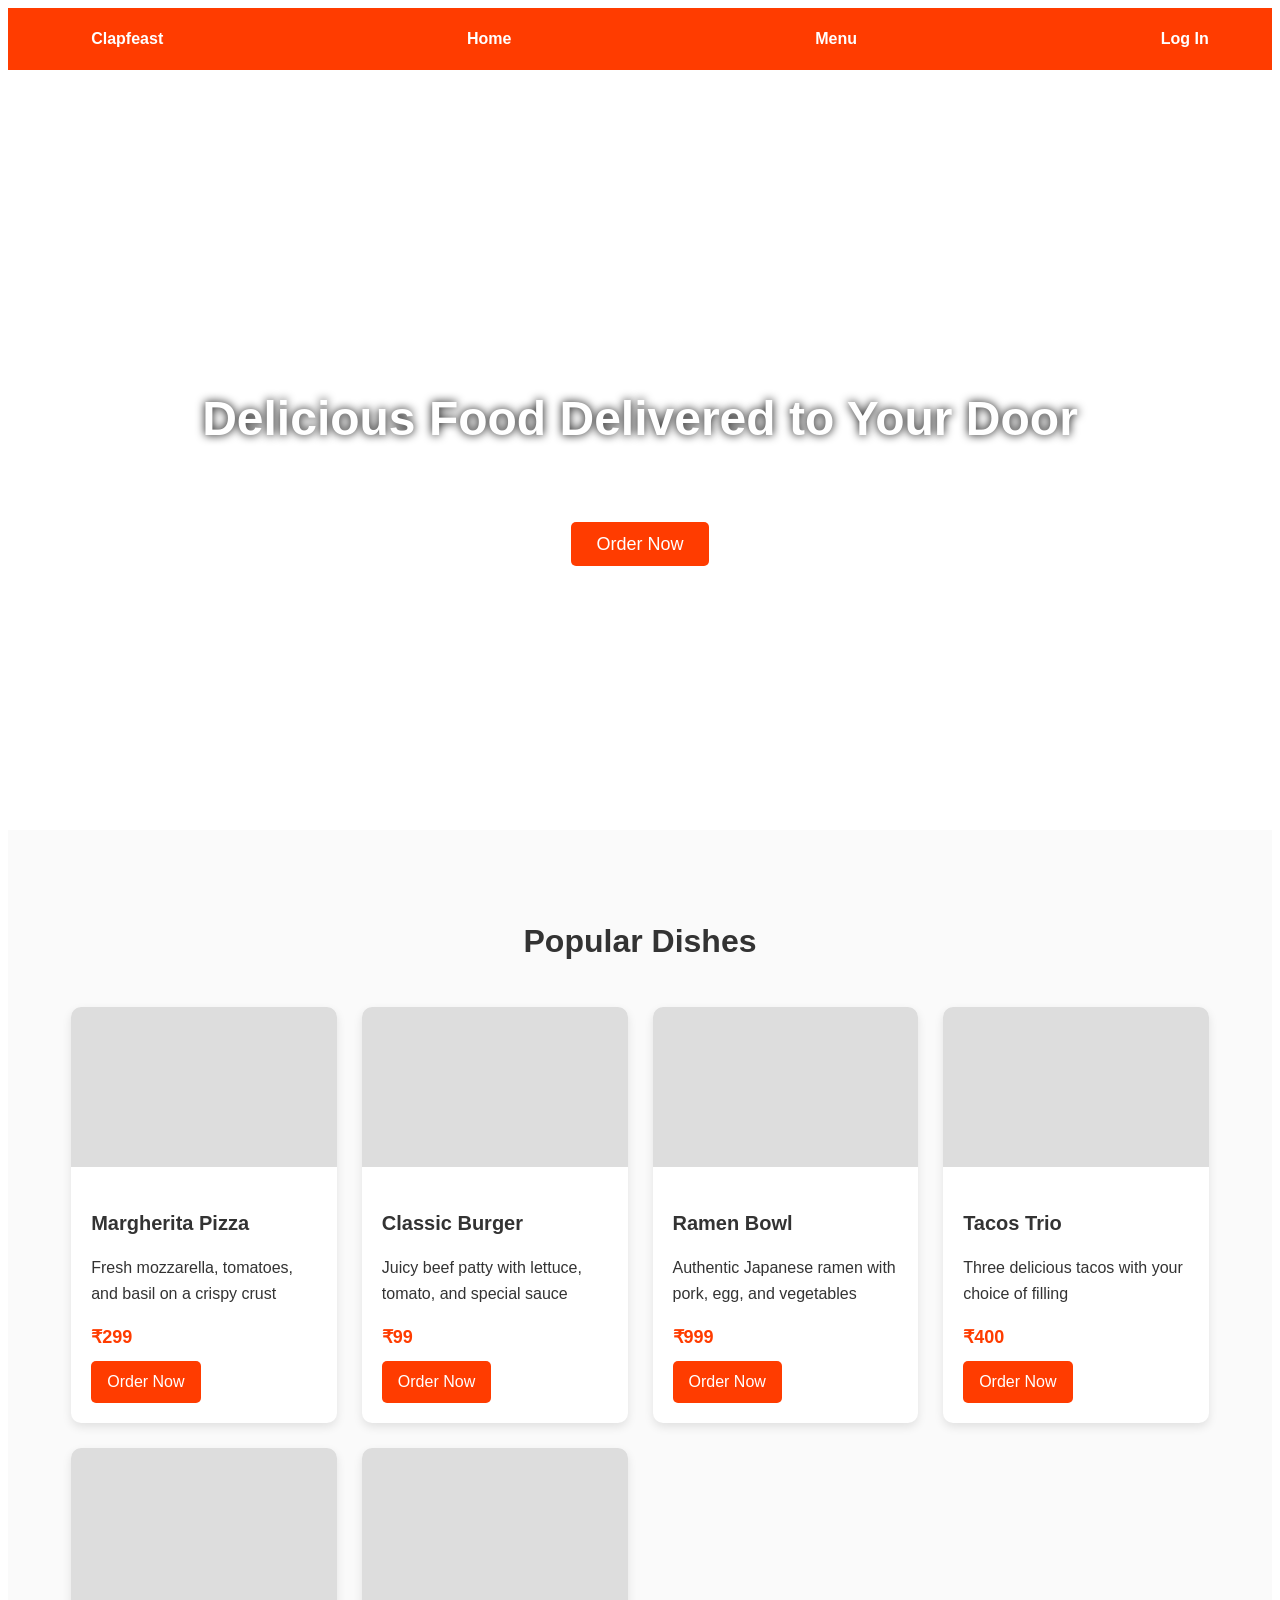
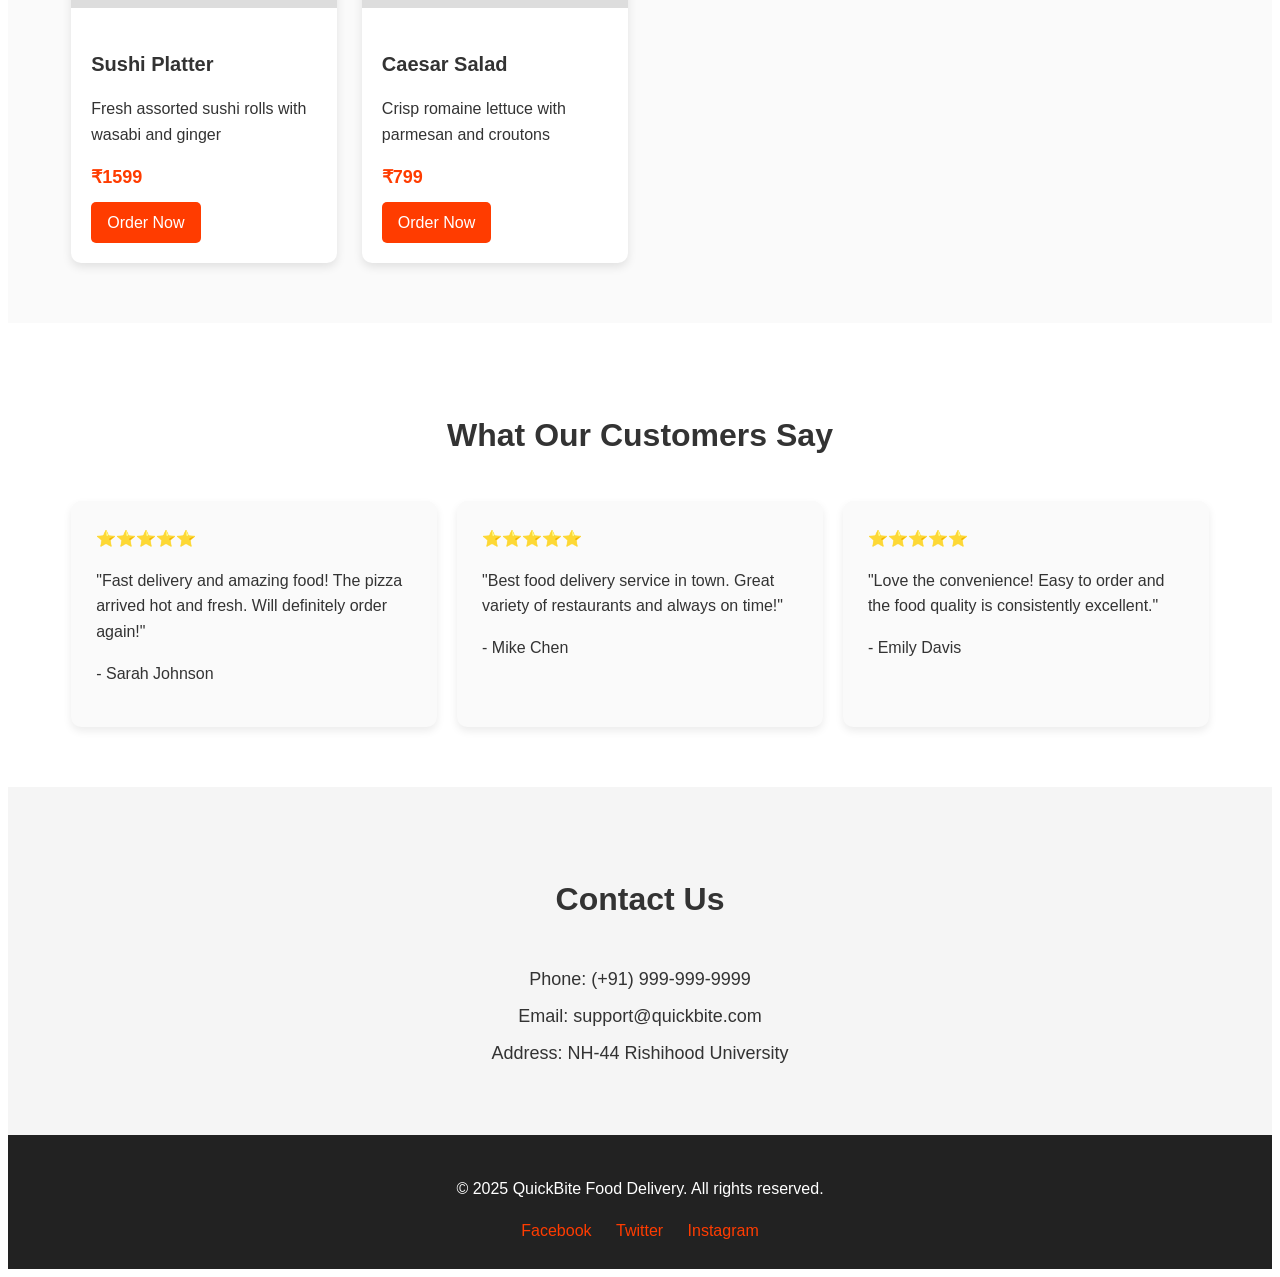
<file: index.html>
<!DOCTYPE html>
<html lang="en">
<head>
    <meta charset="UTF-8">
    <meta name="viewport" content="width=device-width, initial-scale=1.0">
    <title>Clapfeast - Food Delivery Service</title>
    <link rel="stylesheet" href="style.css">
</head>
<body>
    <header>
        <nav class="header">
            <div class="logo">
                <center>Clapfeast</center>
            </div>
            <div><a href="index.html">Home</a></div>
            <div><a href="menu.html">Menu</a></div>
            <div class="login"><a href="login.html">Log In</a></div>
        </nav>
    </header>
    <section id="home" class="main">
        <div class="container"> 
            <h1>Delicious Food Delivered to Your Door</h1> 
            <p>Order from your favorite restaurants and get it delivered fast!</p> 
            <a href="menu.html" class="btn">Order Now</a> 
        </div> 
    </section>  
    
    <section id="menu" class="menu"> 
        <div class="container"> 
            <h2 class="section-title">Popular Dishes</h2> 
            <div class="menu-grid"> 
                <div class="menu-item"> 
                    <div class="menu-item-image"></div> 
                    <div class="menu-item-content"> 
                        <h3>Margherita Pizza</h3> 
                        <p>Fresh mozzarella, tomatoes, and basil on a crispy crust</p> 
                        <div class="price">₹299</div> 
                        <a href="menu.html" class="order-btn">Order Now</a> 
                    </div> 
                </div> 
                <div class="menu-item"> 
                    <div class="menu-item-image"></div> 
                    <div class="menu-item-content"> 
                        <h3>Classic Burger</h3> 
                        <p>Juicy beef patty with lettuce, tomato, and special sauce</p> 
                        <div class="price">₹99</div> 
                        <a href="menu.html" class="order-btn">Order Now</a> 
                    </div> 
                </div> 
                <div class="menu-item">
                    <div class="menu-item-image"></div> 
                    <div class="menu-item-content"> 
                        <h3>Ramen Bowl</h3> 
                        <p>Authentic Japanese ramen with pork, egg, and vegetables</p> 
                        <div class="price">₹999</div> 
                        <a href="menu.html" class="order-btn">Order Now</a> 
                    </div> 
                </div> 
                <div class="menu-item"> 
                    <div class="menu-item-image"></div> 
                    <div class="menu-item-content"> 
                        <h3>Tacos Trio</h3> 
                        <p>Three delicious tacos with your choice of filling</p> 
                        <div class="price">₹400</div> 
                        <a href="menu.html" class="order-btn">Order Now</a> 
                    </div> 
                </div> 
                <div class="menu-item"> 
                    <div class="menu-item-image"></div> 
                    <div class="menu-item-content"> 
                        <h3>Sushi Platter</h3> 
                        <p>Fresh assorted sushi rolls with wasabi and ginger</p> 
                        <div class="price">₹1599</div> 
                        <a href="menu.html" class="order-btn">Order Now</a> 
                    </div> 
                </div> 
                        <div class="menu-item"> 
                            <div class="menu-item-image"></div> 
                            <div class="menu-item-content"> 
                                <h3>Caesar Salad</h3> 
                                <p>Crisp romaine lettuce with parmesan and croutons</p> 
                                <div class="price">₹799</div> 
                                <a href="menu.html" class="order-btn">Order Now</a> 
                            </div> 
                        </div> 
                    </div> 
                </div> 
            </section> 
            <section class="testimonials"> 
                <div class="container"> 
                    <h2 class="section-title">What Our Customers Say</h2> 
                    <div class="testimonial-grid"> 
                        <div class="testimonial-card">
                            <div class="rating">⭐⭐⭐⭐⭐</div> 
                            <p class="testimonial-text">"Fast delivery and amazing food! The pizza arrived hot and fresh. Will definitely order again!"</p> 
                            <p class="testimonial-author">- Sarah Johnson</p> 
                        </div> 
                        <div class="testimonial-card"> 
                            <div class="rating">⭐⭐⭐⭐⭐</div> 
                            <p class="testimonial-text">"Best food delivery service in town. Great variety of restaurants and always on time!"</p> 
                            <p class="testimonial-author">- Mike Chen</p> 
                        </div> 
                        <div class="testimonial-card"> 
                            <div class="rating">⭐⭐⭐⭐⭐</div> 
                            <p class="testimonial-text">"Love the convenience! Easy to order and the food quality is consistently excellent."</p> 
                            <p class="testimonial-author">- Emily Davis</p> 
                        </div> 
                    </div> 
                </div> 
            </section>
            <section id="contact" class="contact"> 
                <div class="container"> 
                    <h2 class="section-title">Contact Us</h2> 
                    <div class="contact-info"> 
                        <p>Phone: (+91) 999-999-9999</p> 
                        <p>Email: support@quickbite.com</p> 
                        <p>Address: NH-44 Rishihood University</p> 
                    </div> 
                </div> 
            </section>
            <footer> 
                <div class="container"> 
                    <p>&copy; 2025 QuickBite Food Delivery. All rights reserved.</p> 
                    <div class="social-links"> 
                        <a href="#">Facebook</a> 
                        <a href="#">Twitter</a> 
                        <a href="#">Instagram</a> 
                    </div> 
                </div> 
            </footer> 
        </section>
    </body>
</html>
</file>
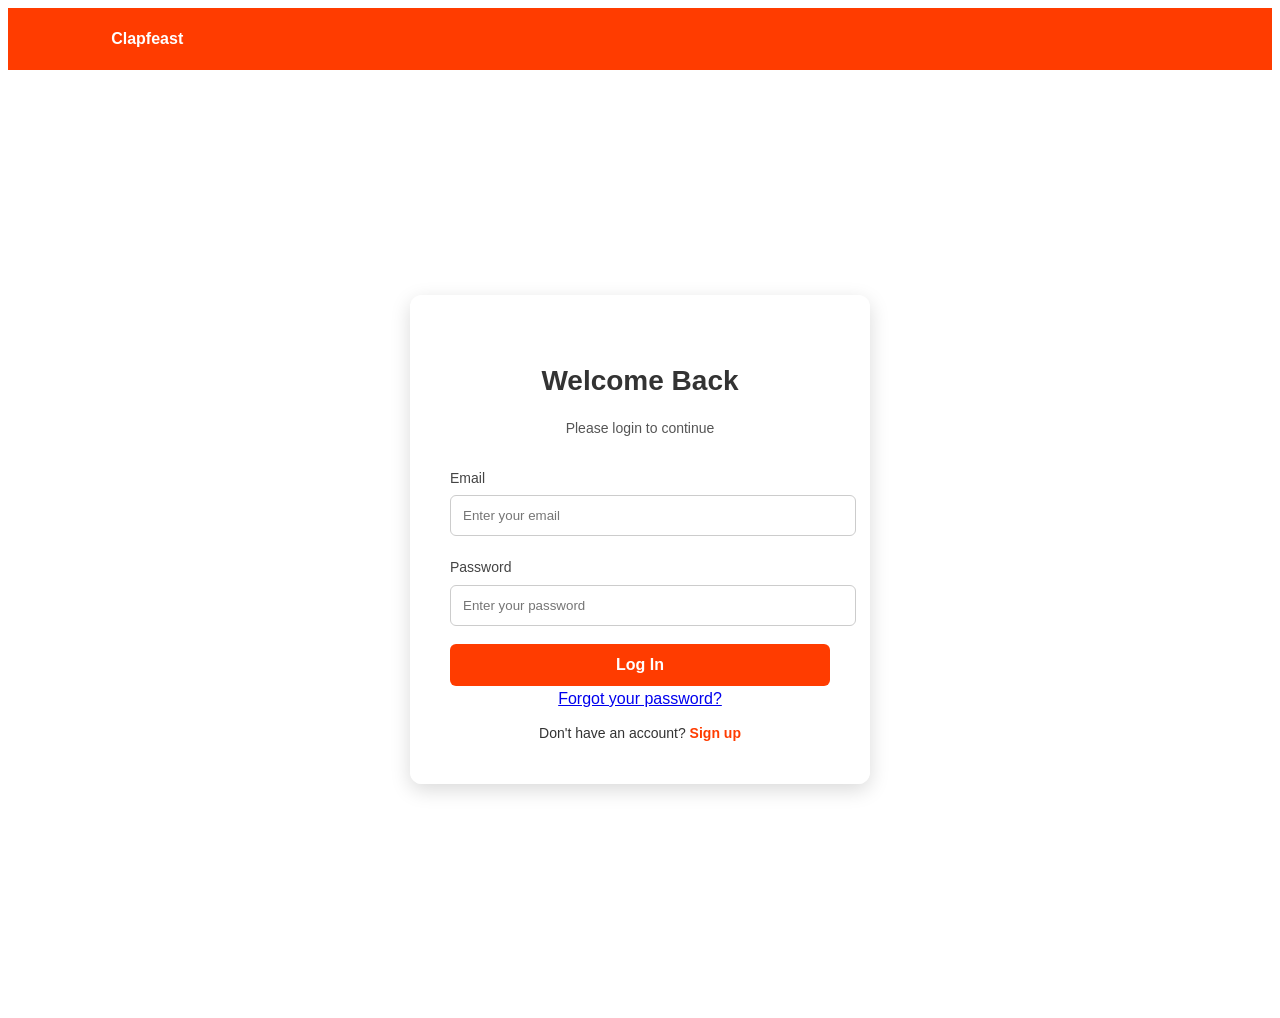
<file: login.html>
<!DOCTYPE html>
<html lang="en">
    <head>
        <meta charset="UTF-8">
        <meta name="viewport" content="width=device-width, initial-scale=1.0">
        <title>Clapfeast - Login</title>
        <link rel="stylesheet" href="style.css">
    </head>
    <body>
        <header>
            <nav class="header">
                <div class="logo"><a href="index.html">Clapfeast</a></div>
            </nav>
        </header>
        <section class="login-container">
            <div class="login-box">
                <h2>Welcome Back</h2>
                <p>Please login to continue</p>
                <form>
                    <div class="input-group">
                        <label>Email</label>
                        <input type="email" placeholder="Enter your email" required>
                    </div>
                    <div class="input-group">
                        <label>Password</label>
                        <input type="password" placeholder="Enter your password" required>
                    </div>
                    <button type="submit" class="login-btn">Log In</button>
                    <div class="forgot">
                        <a href="#">Forgot your password?</a>
                    </div>
                    <div class="signup">
                        Don't have an account? <a href="#">Sign up</a>
                    </div>
                </form>
            </div>
        </section>
    </body>
</html>
</file>
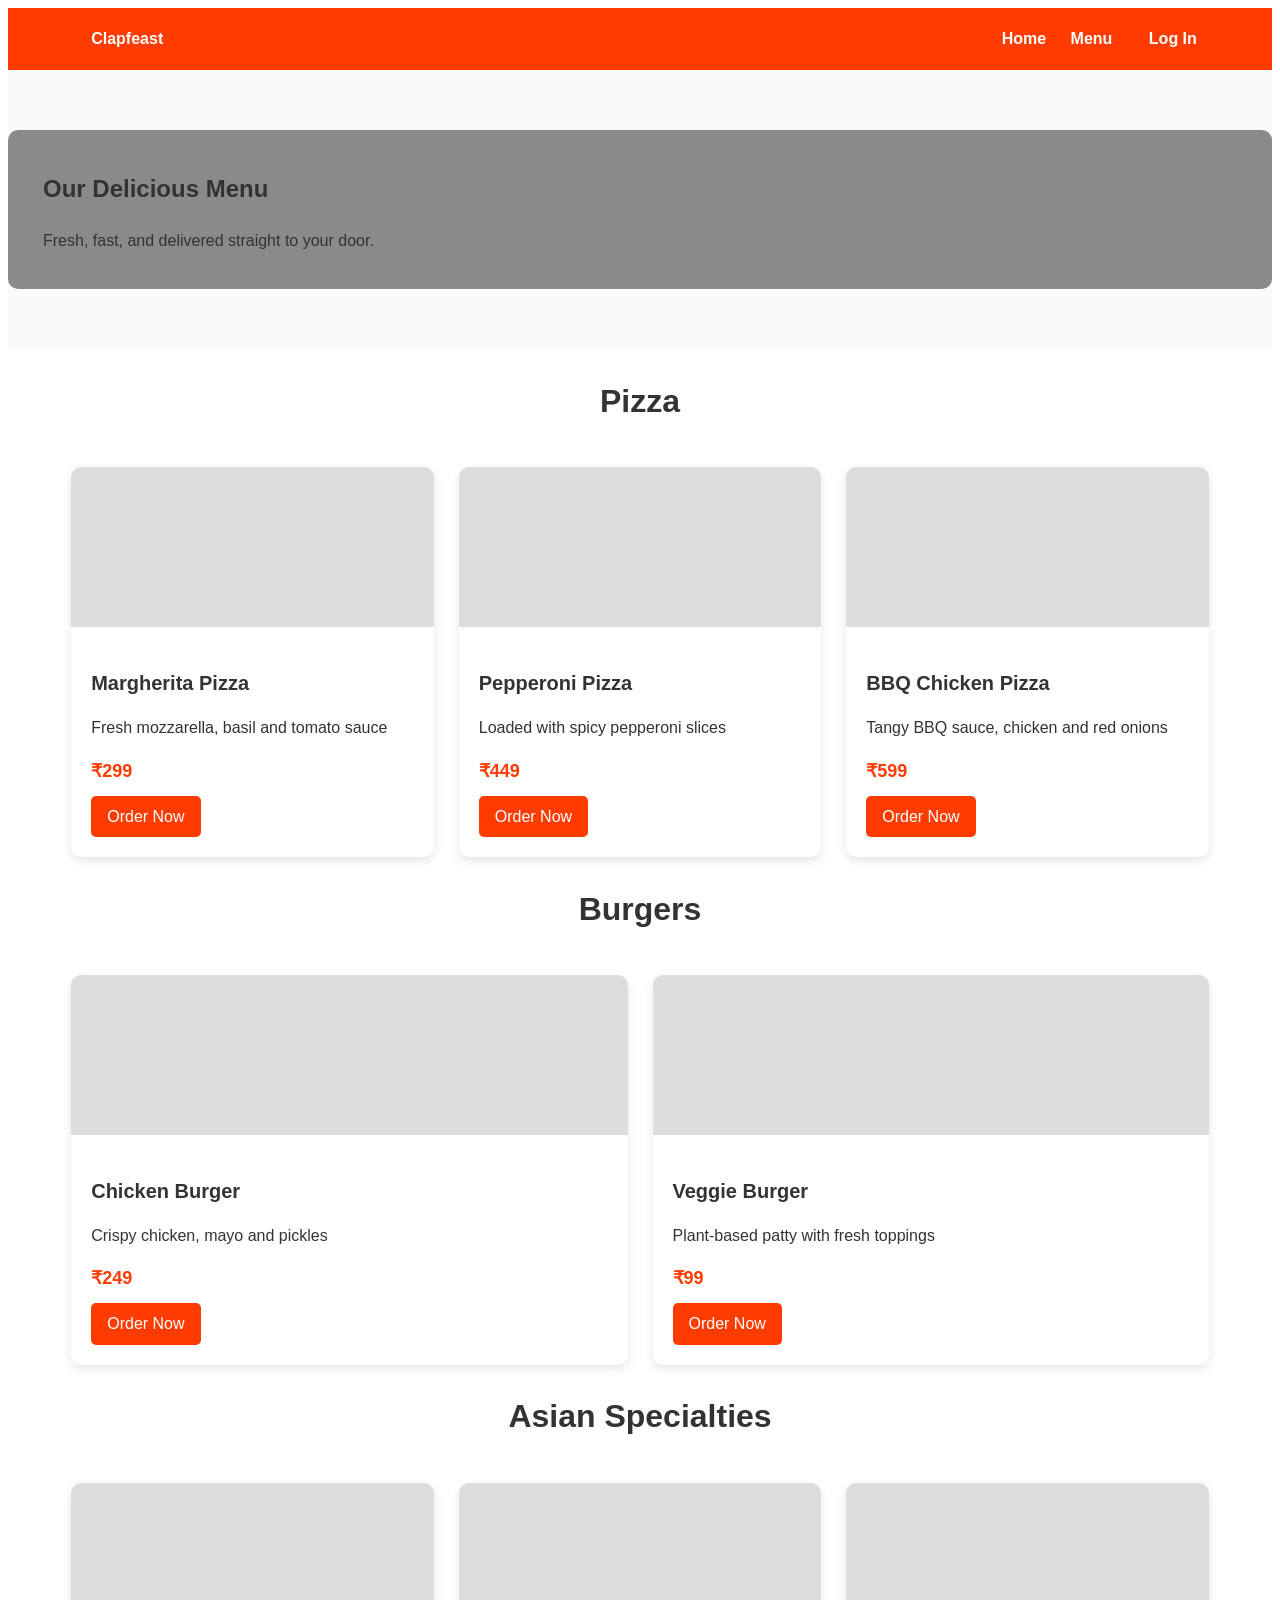
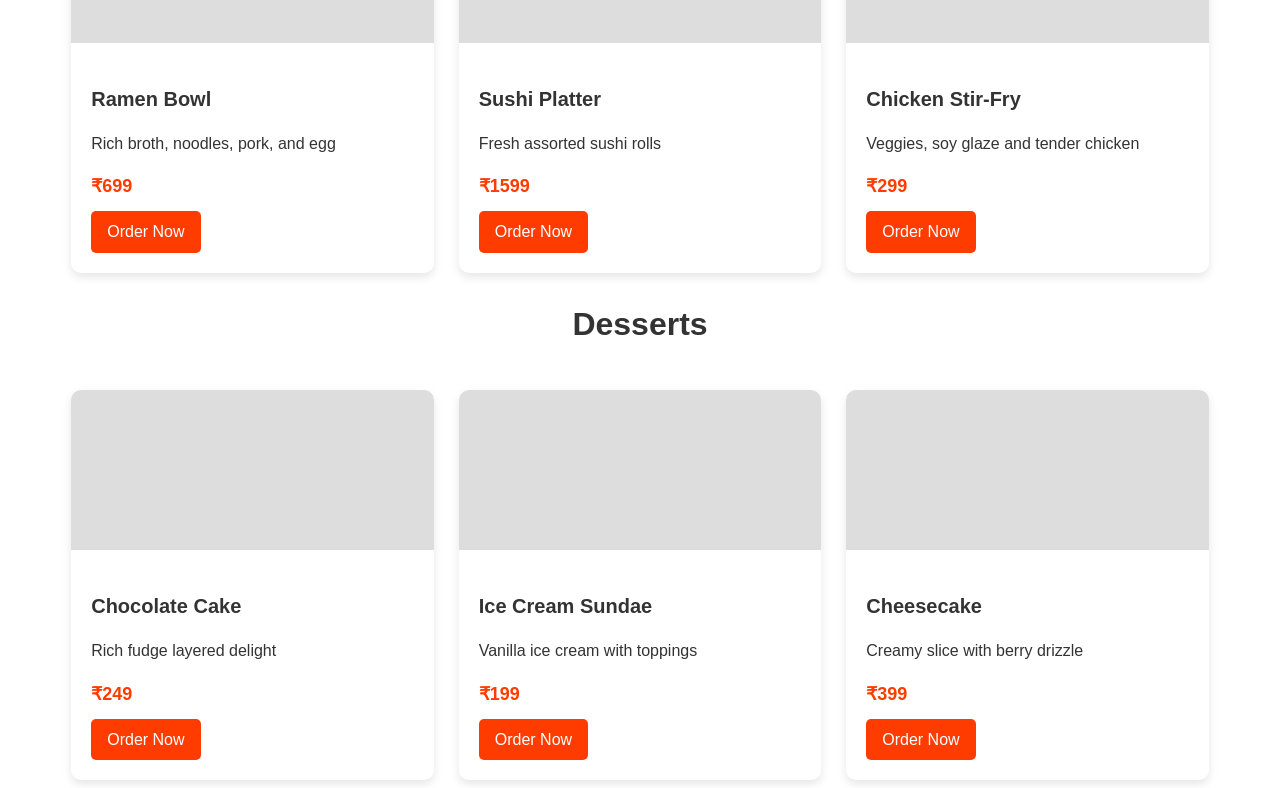
<file: menu.html>
<!DOCTYPE html>
<html lang="en">
    <head>
        <meta charset="UTF-8">
        <meta name="viewport" content="width=device-width, initial-scale=1.0">
        <title>Clapfeast - Menu</title>
        <link rel="stylesheet" href="style.css">
    </head>
    <body>
        <header>
            <nav class="header">
                <div class="logo">Clapfeast</div>
                <div class="nav-links">
                    <a href="index.html">Home</a>
                    <a href="menu.html">Menu</a>
                    <a href="login.html" class="login-btn">Log In</a>
                </div>
            </nav>
        </header>
        <section class="menu">
            <div class="menu-content">
                <h1>Our Delicious Menu</h1>
                <p>Fresh, fast, and delivered straight to your door.</p>
            </div>
        </section>
        <section class="menu-page">
            <div class="container">
                <h2 class="section-title">Pizza</h2>
                <div class="menu-grid">
                    <div class="menu-item">
                        <div class="menu-item-image" style="background-image:url('https://images.unsplash.com/photo-1601924582971-d7330e679c0b?auto=format&fit=crop&w=900&q=60');"></div>
                        <div class="menu-item-content">
                            <h3>Margherita Pizza</h3>
                            <p>Fresh mozzarella, basil and tomato sauce</p>
                            <div class="price">₹299</div>
                            <div class="cart-control"><a href="#" class="order-btn" onclick="replaceTheDiv(event, this)">Order Now</a></div>
                        </div>
                    </div>
                    <div class="menu-item">
                        <div class="menu-item-image" style="background-image:url('https://images.unsplash.com/photo-1594007654729-e30f0f68a23d?auto=format&fit=crop&w=900&q=60');"></div>
                        <div class="menu-item-content">
                            <h3>Pepperoni Pizza</h3>
                            <p>Loaded with spicy pepperoni slices</p>
                            <div class="price">₹449</div>
                            <div class="cart-control"><a href="#" class="order-btn" onclick="replaceTheDiv(event, this)">Order Now</a></div>
                        </div>
                    </div>
                    <div class="menu-item">
                        <div class="menu-item-image" style="background-image:url('https://images.unsplash.com/photo-1601924994987-69f41b7e86dd?auto=format&fit=crop&w=900&q=60');"></div>
                        <div class="menu-item-content">
                            <h3>BBQ Chicken Pizza</h3>
                            <p>Tangy BBQ sauce, chicken and red onions</p>
                            <div class="price">₹599</div>
                            <div class="cart-control"><a href="#" class="order-btn" onclick="replaceTheDiv(event, this)">Order Now</a></div>
                        </div>
                    </div>
                </div>
                <h2 class="section-title">Burgers</h2>
                <div class="menu-grid">
                    <div class="menu-item">
                        <div class="menu-item-image" style="background-image:url('https://images.unsplash.com/photo-1550547660-d9450f859349?auto=format&fit=crop&w=900&q=60');"></div>
                        <div class="menu-item-content">
                            <h3>Chicken Burger</h3>
                            <p>Crispy chicken, mayo and pickles</p>
                            <div class="price">₹249</div>
                            <div class="cart-control"><a href="#" class="order-btn" onclick="replaceTheDiv(event, this)">Order Now</a></div>
                        </div>
                    </div>
                    <div class="menu-item">
                        <div class="menu-item-image" style="background-image:url('https://images.unsplash.com/photo-1520072959219-c595dc870360?auto=format&fit=crop&w=900&q=60');"></div>
                        <div class="menu-item-content">
                            <h3>Veggie Burger</h3>
                            <p>Plant-based patty with fresh toppings</p>
                            <div class="price">₹99</div>
                            <div class="cart-control"><a href="#" class="order-btn" onclick="replaceTheDiv(event, this)">Order Now</a></div>
                        </div>
                    </div>
                </div>
                <h2 class="section-title">Asian Specialties</h2>
                <div class="menu-grid">
                    <div class="menu-item">
                        <div class="menu-item-image" style="background-image:url('https://images.unsplash.com/photo-1570872626485-d98d5f29f0fa?auto=format&fit=crop&w=900&q=60');"></div>
                        <div class="menu-item-content">
                            <h3>Ramen Bowl</h3>
                            <p>Rich broth, noodles, pork, and egg</p>
                            <div class="price">₹699</div>
                            <div class="cart-control"><a href="#" class="order-btn" onclick="replaceTheDiv(event, this)">Order Now</a></div>
                        </div>
                    </div>
                    <div class="menu-item">
                        <div class="menu-item-image" style="background-image:url('https://images.unsplash.com/photo-1553621042-f6e147245754?auto=format&fit=crop&w=900&q=60');"></div>
                        <div class="menu-item-content">
                            <h3>Sushi Platter</h3>
                            <p>Fresh assorted sushi rolls</p>
                            <div class="price">₹1599</div>
                            <div class="cart-control"><a href="#" class="order-btn" onclick="replaceTheDiv(event, this)">Order Now</a></div>
                        </div>
                    </div>
                    <div class="menu-item">
                        <div class="menu-item-image" style="background-image:url('https://images.unsplash.com/photo-1536305030015-4d61aa56f46a?auto=format&fit=crop&w=900&q=60');"></div>
                        <div class="menu-item-content">
                            <h3>Chicken Stir-Fry</h3>
                            <p>Veggies, soy glaze and tender chicken</p>
                            <div class="price">₹299</div>
                            <div class="cart-control"><a href="#" class="order-btn" onclick="replaceTheDiv(event, this)">Order Now</a></div>
                        </div>
                    </div>
                </div>
                <h2 class="section-title">Desserts</h2>
                <div class="menu-grid">
                    <div class="menu-item">
                        <div class="menu-item-image" style="background-image:url('https://images.unsplash.com/photo-1505253216365-4f195b0c1957?auto=format&fit=crop&w=900&q=60');"></div>
                        <div class="menu-item-content">
                            <h3>Chocolate Cake</h3>
                            <p>Rich fudge layered delight</p>
                            <div class="price">₹249</div>
                            <div class="cart-control"><a href="#" class="order-btn" onclick="replaceTheDiv(event, this)">Order Now</a></div>
                        </div>
                    </div>
                    <div class="menu-item">
                        <div class="menu-item-image" style="background-image:url('https://images.unsplash.com/photo-1504674900247-0877df9cc836?auto=format&fit=crop&w=900&q=60');"></div>
                        <div class="menu-item-content">
                            <h3>Ice Cream Sundae</h3>
                            <p>Vanilla ice cream with toppings</p>
                            <div class="price">₹199</div>
                            <div class="cart-control"><a href="#" class="order-btn" onclick="replaceTheDiv(event, this)">Order Now</a></div>
                        </div>
                    </div>
                    <div class="menu-item">
                        <div class="menu-item-image" style="background-image:url('https://images.unsplash.com/photo-1590086782792-42dd18a1e5a6?auto=format&fit=crop&w=900&q=60');"></div>
                        <div class="menu-item-content">
                            <h3>Cheesecake</h3>
                            <p>Creamy slice with berry drizzle</p>
                            <div class="price">₹399</div>
                            <div class="cart-control"><a href="#" class="order-btn" onclick="replaceTheDiv(event, this)">Order Now</a></div>
                        </div>
                    </div>
                </div>
            </div>
        </section>
        <script src="script.js"></script>
    </body>
</html>
</file>
<file: style.css>
/* this part of css is of the main page */
:root{
    margin: 0;
    padding: 0;
    box-sizing: border-box;
    font-family: Arial, Helvetica, sans-serif;
}
body{
    background-color: #fff;
    color: #333;
    line-height: 1.6;
}
.container{
    width: 90%;
    max-width: 1200px;
    margin: auto;
}

.header{
    display: flex;
    justify-content: space-between;
    align-items: center;
    padding: 18px 5%;
    background-color: #ff3c00;
    color: #fff;
    font-weight: bold;
    position: sticky;
    top: 0;
}
.header div{
    text-decoration: none;
    color: #fff;
    margin-left: 20px;
    font-size: 16px;
    transition: 0.3s;

}
.header div a:hover{
    color: #ffe3d8;
    transform: scale(1.1);
}
.logo { 
    font-size: 22px; 
    font-weight: 700; 
    cursor: pointer; 
    transition: 0.3s; 
} 
.logo:hover { 
    transform: scale(1.1); 
} 
@media (max-width: 768px) { 
    .header { 
        flex-wrap: wrap; 
        text-align: center; 
    } 
    .header div { 
        width: 100%; 
        margin: 8px 0; 
    } 
    .header div a { 
        font-size: 18px; 
        display: inline-block; 
        margin: 5px 0; 
    } 
} 
.main { 
    background: url('https://images.unsplash.com/photo-1600891964599-f61ba0e24092?auto=format&fit=crop&w=1200&q=80') 
    center/cover no-repeat; 
    height: 80vh; 
    display: flex; 
    justify-content: center; 
    align-items: center; 
    text-align: center; 
    color: white; 
    padding: 20px; 
} 
.main h1 { 
    font-size: 48px; 
    margin-bottom: 15px; 
    text-shadow: 0 0 10px black; 
    transition: 0.3s; 
} 
.main h1:hover { 
    transform: scale(1.05); 
} 
.main p { 
    font-size: 20px; 
    margin-bottom: 20px; 
} 
.btn { 
    background: #ff3c00; 
    padding: 12px 25px; 
    border-radius: 5px; 
    color: #fff; 
    text-decoration: none; 
    font-size: 18px; 
    transition: 0.3s; 
} 
.btn:hover { 
    background: #e23600; 
    transform: translateY(-3px) scale(1.05); 
}  
@media (max-width: 768px) { 
    .main { 
        height: auto; 
        padding: 60px 20px; 
    } 
    .main h1 { font-size: 32px; } 
    .main p { font-size: 16px; } 
} 
.menu { 
    padding: 60px 0; 
    background: #fafafa;
} 
.section-title { 
    text-align: center; 
    font-size: 32px; 
    font-weight: bold; 
    margin-bottom: 40px; 
} 
.menu-grid { 
    display: grid; 
    grid-template-columns: repeat(auto-fit, minmax(260px, 1fr)); 
    gap: 25px; 
} 
.menu-item { 
    background: #fff; 
    border-radius: 10px; 
    overflow: hidden; 
    box-shadow: 0 4px 10px rgba(0,0,0,0.1); 
    transition: 0.3s ease; 
    cursor: pointer; 
} 
.menu-item:hover { 
    transform: translateY(-8px) scale(1.02); 
    box-shadow: 0 6px 14px rgba(0,0,0,0.15); } 
    .menu-item-image { 
        height: 160px; 
        background: #ddd url('https://images.unsplash.com/photo-1551218808-94e220e084d2?auto=format&fit=crop&w=800&q=60') center/cover; 
        transition: 0.4s; 
    } 
    .menu-item:hover .menu-item-image { 
        filter: brightness(1.1); 
        transform: scale(1.05); 
    } 
    .menu-item-content { 
        padding: 20px; 
    } 
    .menu-item h3 { 
        font-size: 20px; 
        margin-bottom: 5px; 
    } 
    .price { 
        font-size: 18px; 
        color: #ff3c00; 
        font-weight: bold; 
        margin-top: 10px; 
    } 
    .order-btn { 
        display: inline-block; 
        margin-top: 10px; 
        background: #ff3c00; 
        padding: 8px 16px; 
        border-radius: 5px; 
        color: white; 
        text-decoration: none; 
        transition: 0.3s ease; 
    } 
    .order-btn:hover { 
        background: #e23600; 
        transform: translateY(-3px) scale(1.05); 
}
.testimonials { 
    padding: 60px 0; 
    background: #fff; 
} 
.testimonial-grid { 
    display: grid; 
    gap: 20px; 
    grid-template-columns: repeat(auto-fit, minmax(280px, 1fr));
} 
.testimonial-card { 
    background: #fafafa; 
    padding: 25px; 
    border-radius: 10px; 
    box-shadow: 0 4px 8px rgba(0,0,0,0.08); 
    transition: 0.3s; 
} 
.testimonial-card:hover { 
    transform: translateY(-6px); 
    box-shadow: 0 6px 12px rgba(0,0,0,0.15); 
}
.contact { 
    padding: 60px 0; 
    background: #f5f5f5; 
    text-align: center; 
} 
.contact-info p { 
    margin: 8px 0; 
    font-size: 18px; 
}
footer { 
    background: #222; 
    color: #fff; 
    text-align: center; 
    padding: 25px 0; 
} footer .social-links a { 
    color: #ff3c00; 
    text-decoration: none;
    margin: 0 10px; 
    transition: 0.3s; 
} 
footer .social-links a:hover { 
    color: #ff9a75; 
    transform: scale(1.1); 
} 
@media (max-width: 768px) { 
    footer p { font-size: 14px; } 
    footer .social-links a { 
        display: inline-block; 
        margin: 5px 10px; 
    } 
}

/* this part of css is of login page*/
.header {
    display: flex;
    justify-content: space-between;
    align-items: center;
    padding: 18px 5%;
    background: #ff3c00;
    color: #fff;
    font-weight: bold;
}
.header div a {
    text-decoration: none;
    color: white;
    margin-left: 20px;
    font-size: 16px;
    transition: 0.3s;
}
.header div a:hover {
    color: #ffe3d8;
    transform: scale(1.1);
}
.logo {
    font-size: 22px;
    font-weight: 700;
}
.login-container {
    height: 100vh;
    background: url("https://images.unsplash.com/photo-1551218808-94e220e084d2?auto=format&fit=crop&w=1200&q=60") 
        center/cover no-repeat;
    display: flex;
    justify-content: center;
    align-items: center;
    padding: 20px;
}
.login-box {
    background: rgba(255, 255, 255, 0.95);
    padding: 40px;
    width: 100%;
    max-width: 380px;
    border-radius: 12px;
    box-shadow: 0 6px 20px rgba(0,0,0,0.15);
    text-align: center;
    animation: fadeIn 0.5s ease;
}
.login-box h2 {
    font-size: 28px;
    margin-bottom: 10px;
    color: #333;
}
.login-box p {
    font-size: 14px;
    margin-bottom: 25px;
    color: #555;
}
.input-group {
    text-align: left;
    margin-bottom: 18px;
}
.input-group label {
    font-size: 14px;
    color: #444;
}
.input-group input {
    width: 100%;
    padding: 12px;
    margin-top: 5px;
    border-radius: 6px;
    border: 1px solid #ccc;
    outline: none;
    transition: 0.3s;
}
.input-group input:focus {
    border-color: #ff3c00;
    box-shadow: 0 0 5px rgba(255, 60, 0, 0.4);
}
.login-btn {
    width: 100%;
    background: #ff3c00;
    padding: 12px;
    border: none;
    border-radius: 6px;
    color: white;
    font-size: 16px;
    font-weight: bold;
    cursor: pointer;
    transition: 0.3s;
}
.login-btn:hover {
    background: #e23600;
    transform: scale(1.03);
}
.signup {
    margin-top: 10px;
    font-size: 14px;
}
.signup a {
    color: #ff3c00;
    text-decoration: none;
    font-weight: bold;
}
.signup a:hover {
    text-decoration: underline;
}
@keyframes fadeIn {
    from { opacity: 0; transform: scale(0.95); }
    to { opacity: 1; transform: scale(1); }
}
@media (max-width: 480px) {
    .login-box {
        padding: 30px;
    }
    .login-box h2 {
        font-size: 24px;
    }
}

/*this part is the menu page*/
.menu-main{
    background: url('https://images.unsplash.com/photo-1498654200943-1088dd4438ae?auto=format&fit=crop&w=1200&q=80')
        center/cover no-repeat;
    height: 40vh;
    display: flex;
    align-items: center;
    justify-content: center;
    text-align: center;
}

.menu-content {
    background: rgba(0,0,0,0.45);
    padding: 20px 35px;
    border-radius: 10px;
}

.menu-main h1 {
    font-size: 42px;
    color: #fff;
}

.menu-main p {
    color: #f4f4f4;
    font-size: 18px;
}
</file>
